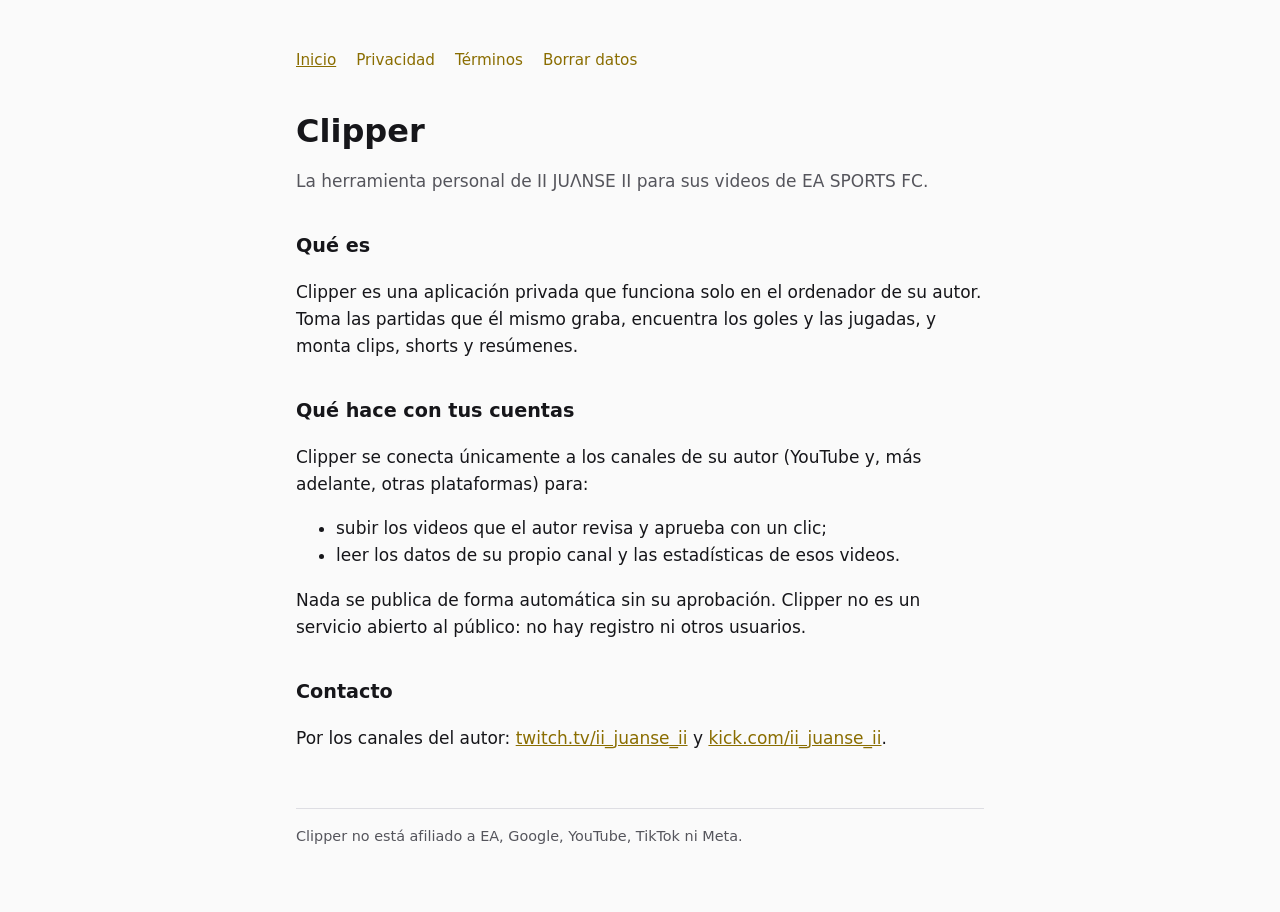
<file: index.html>
<!doctype html>
<html lang="es">
<head>
  <meta charset="utf-8">
  <meta name="viewport" content="width=device-width, initial-scale=1">
  <title>Clipper</title>
  <meta name="description" content="Clipper: la herramienta personal de II JUΛNSE II para convertir sus partidos grabados en clips y videos.">
  <link rel="stylesheet" href="estilo.css">
</head>
<body>
<main>
  <nav>
    <a href="./" aria-current="page">Inicio</a>
    <a href="privacidad.html">Privacidad</a>
    <a href="terminos.html">Términos</a>
    <a href="borrar-datos.html">Borrar datos</a>
  </nav>

  <h1>Clipper</h1>
  <p class="sub">La herramienta personal de II JUΛNSE II para sus videos de EA SPORTS FC.</p>

  <h2>Qué es</h2>
  <p>Clipper es una aplicación privada que funciona solo en el ordenador de su autor. Toma las partidas que él mismo
    graba, encuentra los goles y las jugadas, y monta clips, shorts y resúmenes.</p>

  <h2>Qué hace con tus cuentas</h2>
  <p>Clipper se conecta únicamente a los canales de su autor (YouTube y, más adelante, otras plataformas) para:</p>
  <ul>
    <li>subir los videos que el autor revisa y aprueba con un clic;</li>
    <li>leer los datos de su propio canal y las estadísticas de esos videos.</li>
  </ul>
  <p>Nada se publica de forma automática sin su aprobación. Clipper no es un servicio abierto al público: no hay
    registro ni otros usuarios.</p>

  <h2>Contacto</h2>
  <p>Por los canales del autor: <a href="https://twitch.tv/ii_juanse_ii">twitch.tv/ii_juanse_ii</a> y
    <a href="https://kick.com/ii_juanse_ii">kick.com/ii_juanse_ii</a>.</p>

  <footer>Clipper no está afiliado a EA, Google, YouTube, TikTok ni Meta.</footer>
</main>
</body>
</html>
</file>
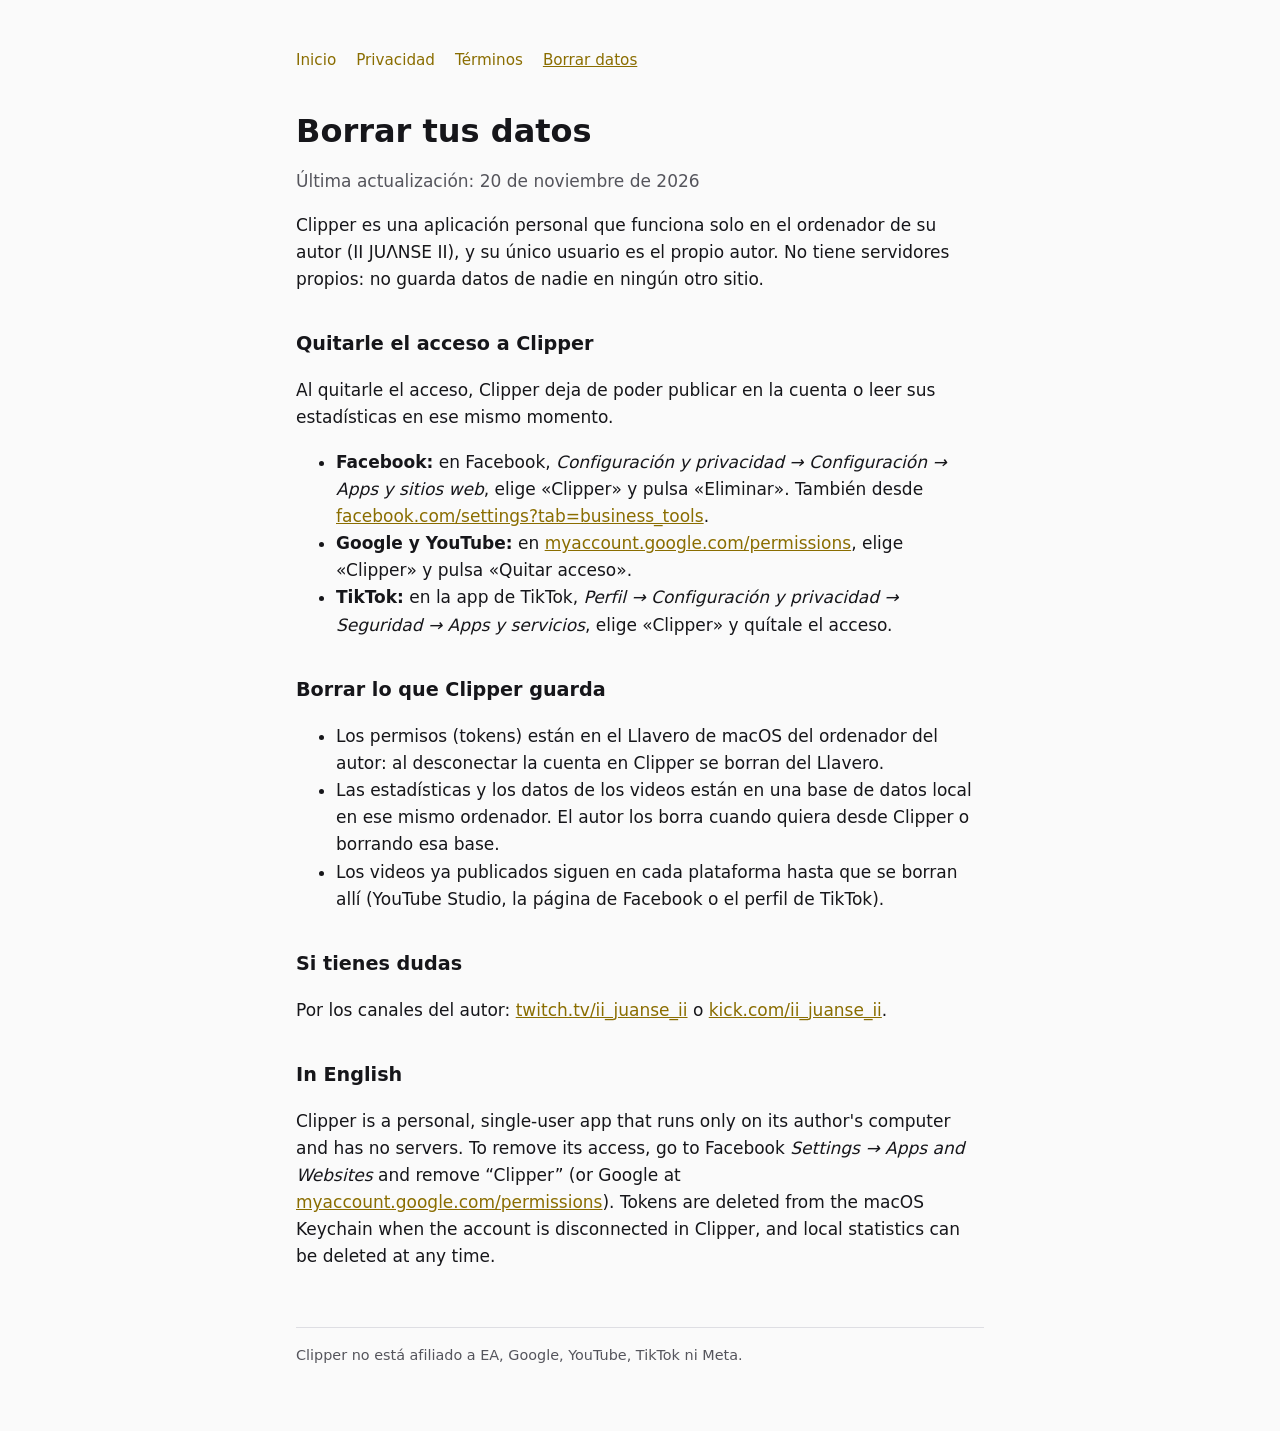
<file: borrar-datos.html>
<!doctype html>
<html lang="es">
<head>
  <meta charset="utf-8">
  <meta name="viewport" content="width=device-width, initial-scale=1">
  <title>Borrar tus datos de Clipper</title>
  <meta name="description" content="Cómo borrar los datos que Clipper guarda y quitarle el acceso a tus cuentas.">
  <link rel="stylesheet" href="estilo.css">
</head>
<body>
<main>
  <nav>
    <a href="./">Inicio</a>
    <a href="privacidad.html">Privacidad</a>
    <a href="terminos.html">Términos</a>
    <a href="borrar-datos.html" aria-current="page">Borrar datos</a>
  </nav>

  <h1>Borrar tus datos</h1>
  <p class="fecha">Última actualización: 20 de noviembre de 2026</p>

  <p>Clipper es una aplicación personal que funciona solo en el ordenador de su autor (II JUΛNSE II), y su único usuario
    es el propio autor. No tiene servidores propios: no guarda datos de nadie en ningún otro sitio.</p>

  <h2>Quitarle el acceso a Clipper</h2>
  <p>Al quitarle el acceso, Clipper deja de poder publicar en la cuenta o leer sus estadísticas en ese mismo momento.</p>
  <ul>
    <li><strong>Facebook:</strong> en Facebook, <em>Configuración y privacidad → Configuración → Apps y sitios web</em>,
      elige «Clipper» y pulsa «Eliminar». También desde
      <a href="https://www.facebook.com/settings?tab=business_tools">facebook.com/settings?tab=business_tools</a>.</li>
    <li><strong>Google y YouTube:</strong> en
      <a href="https://myaccount.google.com/permissions">myaccount.google.com/permissions</a>, elige «Clipper» y pulsa
      «Quitar acceso».</li>
    <li><strong>TikTok:</strong> en la app de TikTok, <em>Perfil → Configuración y privacidad → Seguridad → Apps y
      servicios</em>, elige «Clipper» y quítale el acceso.</li>
  </ul>

  <h2>Borrar lo que Clipper guarda</h2>
  <ul>
    <li>Los permisos (tokens) están en el Llavero de macOS del ordenador del autor: al desconectar la cuenta en Clipper se
      borran del Llavero.</li>
    <li>Las estadísticas y los datos de los videos están en una base de datos local en ese mismo ordenador. El autor los
      borra cuando quiera desde Clipper o borrando esa base.</li>
    <li>Los videos ya publicados siguen en cada plataforma hasta que se borran allí (YouTube Studio, la página de
      Facebook o el perfil de TikTok).</li>
  </ul>

  <h2>Si tienes dudas</h2>
  <p>Por los canales del autor: <a href="https://twitch.tv/ii_juanse_ii">twitch.tv/ii_juanse_ii</a> o
    <a href="https://kick.com/ii_juanse_ii">kick.com/ii_juanse_ii</a>.</p>

  <h2 lang="en">In English</h2>
  <p lang="en">Clipper is a personal, single-user app that runs only on its author's computer and has no servers. To
    remove its access, go to Facebook <em>Settings → Apps and Websites</em> and remove “Clipper” (or Google at
    <a href="https://myaccount.google.com/permissions">myaccount.google.com/permissions</a>). Tokens are deleted from the
    macOS Keychain when the account is disconnected in Clipper, and local statistics can be deleted at any time.</p>

  <footer>Clipper no está afiliado a EA, Google, YouTube, TikTok ni Meta.</footer>
</main>
</body>
</html>
</file>
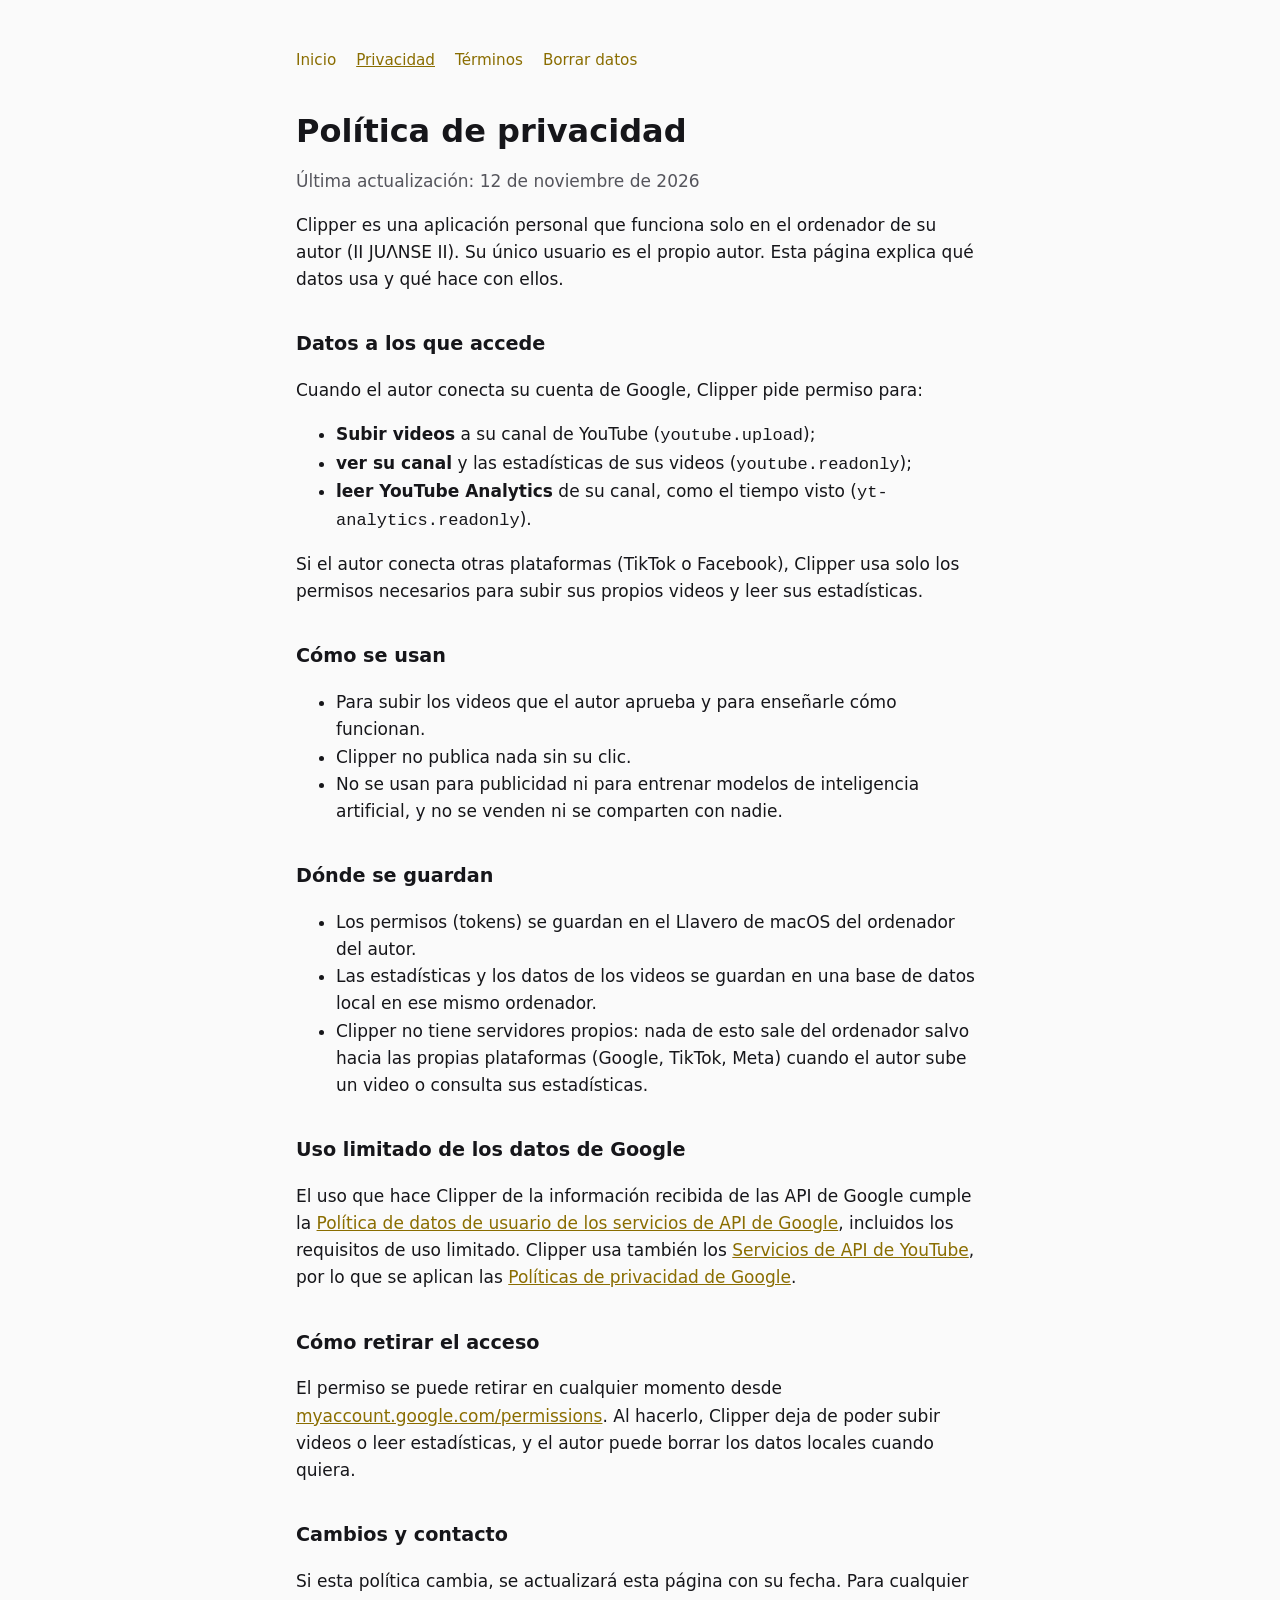
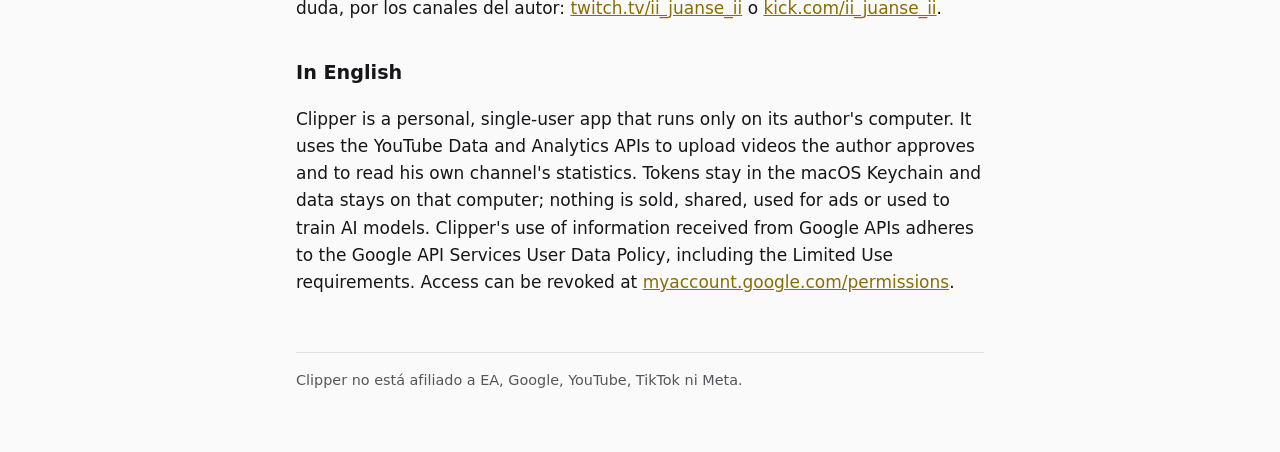
<file: privacidad.html>
<!doctype html>
<html lang="es">
<head>
  <meta charset="utf-8">
  <meta name="viewport" content="width=device-width, initial-scale=1">
  <title>Privacidad de Clipper</title>
  <meta name="description" content="Política de privacidad de Clipper.">
  <link rel="stylesheet" href="estilo.css">
</head>
<body>
<main>
  <nav>
    <a href="./">Inicio</a>
    <a href="privacidad.html" aria-current="page">Privacidad</a>
    <a href="terminos.html">Términos</a>
    <a href="borrar-datos.html">Borrar datos</a>
  </nav>

  <h1>Política de privacidad</h1>
  <p class="fecha">Última actualización: 12 de noviembre de 2026</p>

  <p>Clipper es una aplicación personal que funciona solo en el ordenador de su autor (II JUΛNSE II). Su único usuario
    es el propio autor. Esta página explica qué datos usa y qué hace con ellos.</p>

  <h2>Datos a los que accede</h2>
  <p>Cuando el autor conecta su cuenta de Google, Clipper pide permiso para:</p>
  <ul>
    <li><strong>Subir videos</strong> a su canal de YouTube (<code>youtube.upload</code>);</li>
    <li><strong>ver su canal</strong> y las estadísticas de sus videos (<code>youtube.readonly</code>);</li>
    <li><strong>leer YouTube Analytics</strong> de su canal, como el tiempo visto (<code>yt-analytics.readonly</code>).</li>
  </ul>
  <p>Si el autor conecta otras plataformas (TikTok o Facebook), Clipper usa solo los permisos necesarios para subir sus
    propios videos y leer sus estadísticas.</p>

  <h2>Cómo se usan</h2>
  <ul>
    <li>Para subir los videos que el autor aprueba y para enseñarle cómo funcionan.</li>
    <li>Clipper no publica nada sin su clic.</li>
    <li>No se usan para publicidad ni para entrenar modelos de inteligencia artificial, y no se venden ni se comparten
      con nadie.</li>
  </ul>

  <h2>Dónde se guardan</h2>
  <ul>
    <li>Los permisos (tokens) se guardan en el Llavero de macOS del ordenador del autor.</li>
    <li>Las estadísticas y los datos de los videos se guardan en una base de datos local en ese mismo ordenador.</li>
    <li>Clipper no tiene servidores propios: nada de esto sale del ordenador salvo hacia las propias plataformas
      (Google, TikTok, Meta) cuando el autor sube un video o consulta sus estadísticas.</li>
  </ul>

  <h2>Uso limitado de los datos de Google</h2>
  <p>El uso que hace Clipper de la información recibida de las API de Google cumple la
    <a href="https://developers.google.com/terms/api-services-user-data-policy">Política de datos de usuario de los
    servicios de API de Google</a>, incluidos los requisitos de uso limitado. Clipper usa también los
    <a href="https://developers.google.com/youtube/terms/api-services-terms-of-service">Servicios de API de YouTube</a>,
    por lo que se aplican las <a href="https://policies.google.com/privacy">Políticas de privacidad de Google</a>.</p>

  <h2>Cómo retirar el acceso</h2>
  <p>El permiso se puede retirar en cualquier momento desde
    <a href="https://myaccount.google.com/permissions">myaccount.google.com/permissions</a>. Al hacerlo, Clipper deja de
    poder subir videos o leer estadísticas, y el autor puede borrar los datos locales cuando quiera.</p>

  <h2>Cambios y contacto</h2>
  <p>Si esta política cambia, se actualizará esta página con su fecha. Para cualquier duda, por los canales del autor:
    <a href="https://twitch.tv/ii_juanse_ii">twitch.tv/ii_juanse_ii</a> o
    <a href="https://kick.com/ii_juanse_ii">kick.com/ii_juanse_ii</a>.</p>

  <h2 lang="en">In English</h2>
  <p lang="en">Clipper is a personal, single-user app that runs only on its author's computer. It uses the YouTube Data
    and Analytics APIs to upload videos the author approves and to read his own channel's statistics. Tokens stay in the
    macOS Keychain and data stays on that computer; nothing is sold, shared, used for ads or used to train AI models.
    Clipper's use of information received from Google APIs adheres to the Google API Services User Data Policy,
    including the Limited Use requirements. Access can be revoked at
    <a href="https://myaccount.google.com/permissions">myaccount.google.com/permissions</a>.</p>

  <footer>Clipper no está afiliado a EA, Google, YouTube, TikTok ni Meta.</footer>
</main>
</body>
</html>
</file>
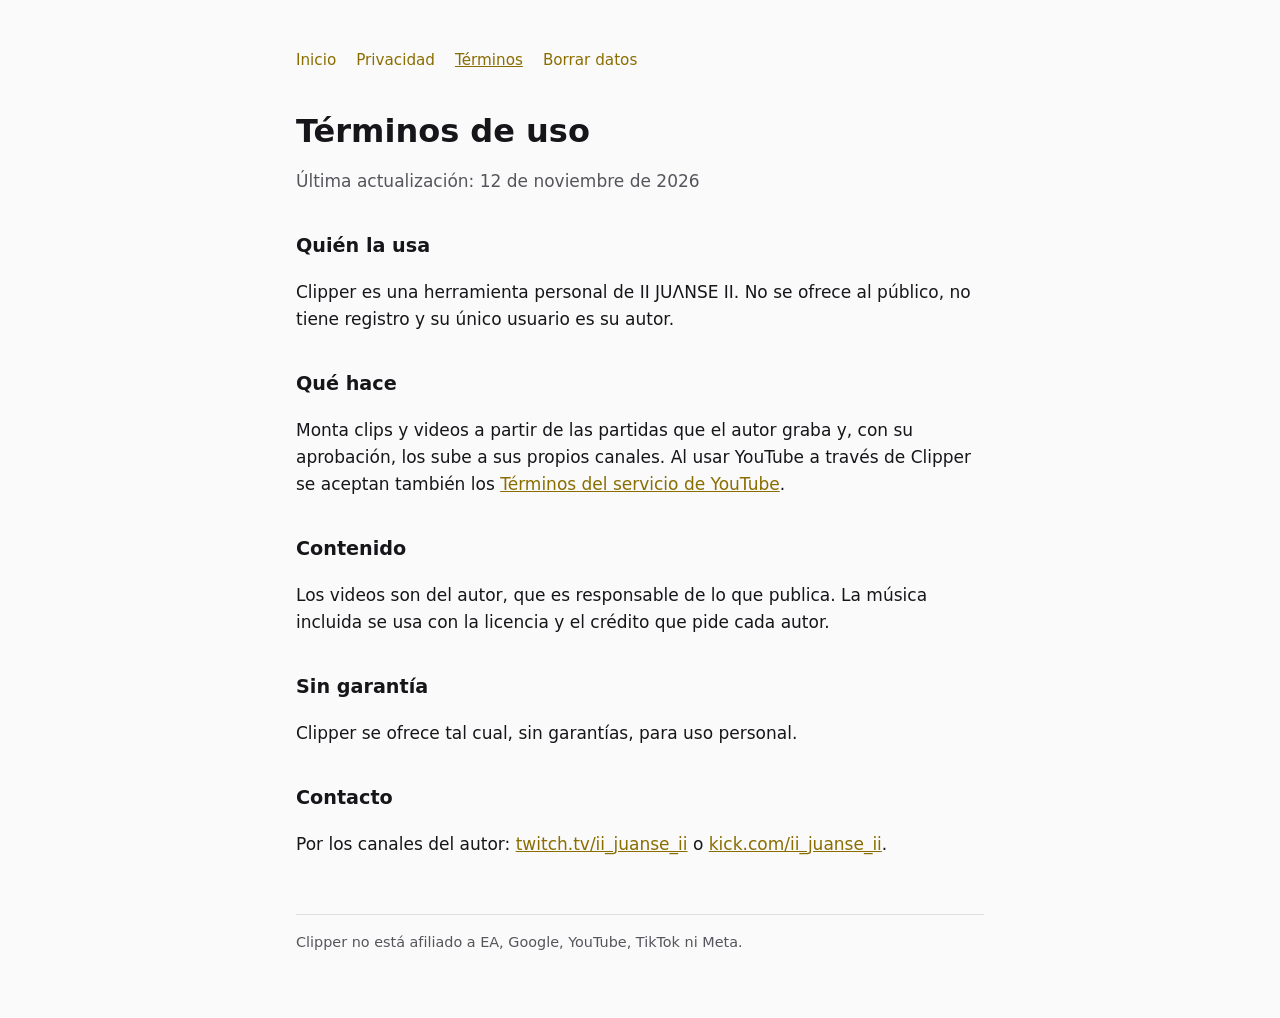
<file: terminos.html>
<!doctype html>
<html lang="es">
<head>
  <meta charset="utf-8">
  <meta name="viewport" content="width=device-width, initial-scale=1">
  <title>Términos de Clipper</title>
  <meta name="description" content="Términos de uso de Clipper.">
  <link rel="stylesheet" href="estilo.css">
</head>
<body>
<main>
  <nav>
    <a href="./">Inicio</a>
    <a href="privacidad.html">Privacidad</a>
    <a href="terminos.html" aria-current="page">Términos</a>
    <a href="borrar-datos.html">Borrar datos</a>
  </nav>

  <h1>Términos de uso</h1>
  <p class="fecha">Última actualización: 12 de noviembre de 2026</p>

  <h2>Quién la usa</h2>
  <p>Clipper es una herramienta personal de II JUΛNSE II. No se ofrece al público, no tiene registro y su único usuario
    es su autor.</p>

  <h2>Qué hace</h2>
  <p>Monta clips y videos a partir de las partidas que el autor graba y, con su aprobación, los sube a sus propios
    canales. Al usar YouTube a través de Clipper se aceptan también los
    <a href="https://www.youtube.com/t/terms">Términos del servicio de YouTube</a>.</p>

  <h2>Contenido</h2>
  <p>Los videos son del autor, que es responsable de lo que publica. La música incluida se usa con la licencia y el
    crédito que pide cada autor.</p>

  <h2>Sin garantía</h2>
  <p>Clipper se ofrece tal cual, sin garantías, para uso personal.</p>

  <h2>Contacto</h2>
  <p>Por los canales del autor: <a href="https://twitch.tv/ii_juanse_ii">twitch.tv/ii_juanse_ii</a> o
    <a href="https://kick.com/ii_juanse_ii">kick.com/ii_juanse_ii</a>.</p>

  <footer>Clipper no está afiliado a EA, Google, YouTube, TikTok ni Meta.</footer>
</main>
</body>
</html>
</file>
<file: estilo.css>
:root {
  --fondo: #0d0d0f;
  --texto: #ececec;
  --suave: #a3a3a8;
  --acento: #ffd400;
  --borde: #26262b;
}
@media (prefers-color-scheme: light) {
  :root {
    --fondo: #fafafa;
    --texto: #16161a;
    --suave: #55555c;
    --acento: #8a6d00;
    --borde: #dedee3;
  }
}
* { box-sizing: border-box; }
body {
  margin: 0;
  background: var(--fondo);
  color: var(--texto);
  font: 17px/1.6 system-ui, -apple-system, "Segoe UI", sans-serif;
}
main { max-width: 720px; margin: 0 auto; padding: 48px 16px 64px; }
h1 { font-size: 2rem; line-height: 1.2; margin: 0 0 8px; }
h2 { font-size: 1.2rem; margin: 36px 0 8px; }
p, li { color: var(--texto); }
.sub, .fecha, footer { color: var(--suave); }
a { color: var(--acento); }
nav { display: flex; gap: 20px; flex-wrap: wrap; margin-bottom: 40px; font-size: .95rem; }
nav a { text-decoration: none; }
nav a[aria-current] { text-decoration: underline; }
footer { margin-top: 56px; padding-top: 16px; border-top: 1px solid var(--borde); font-size: .9rem; }
</file>
